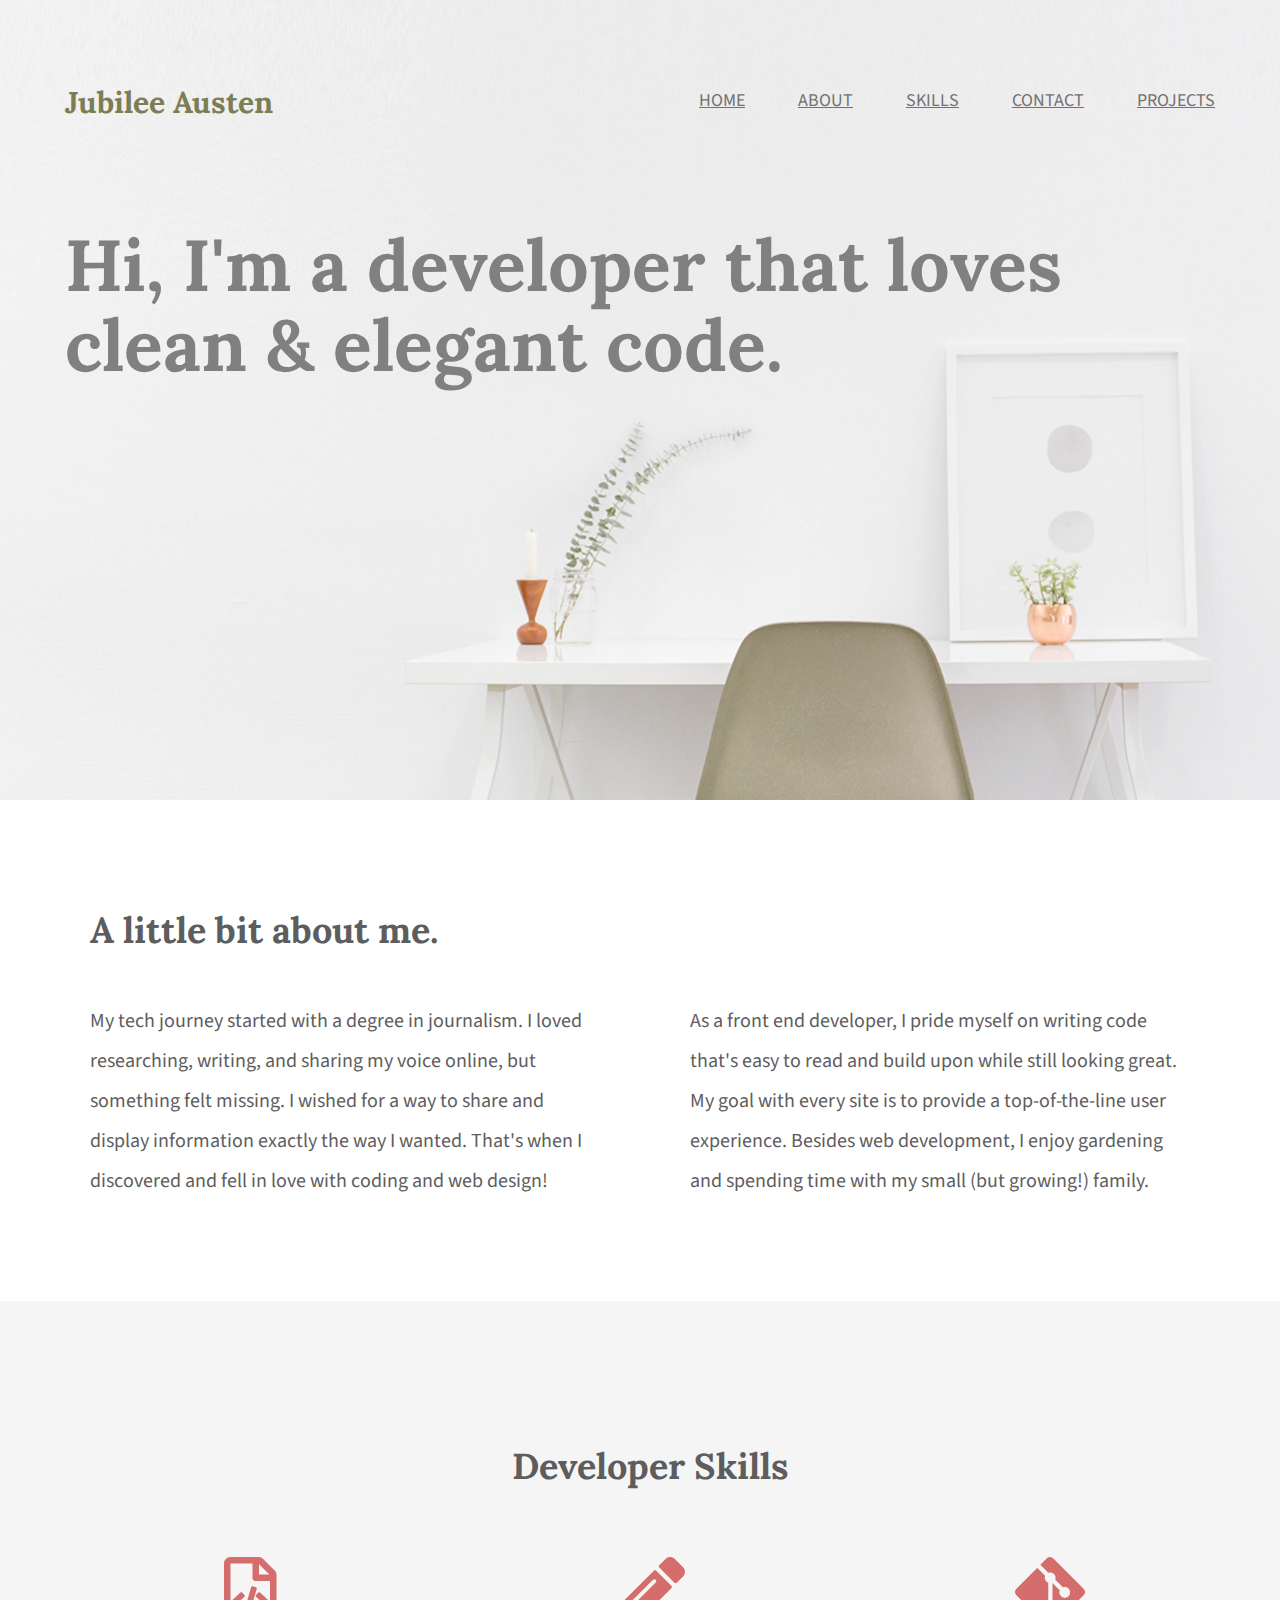
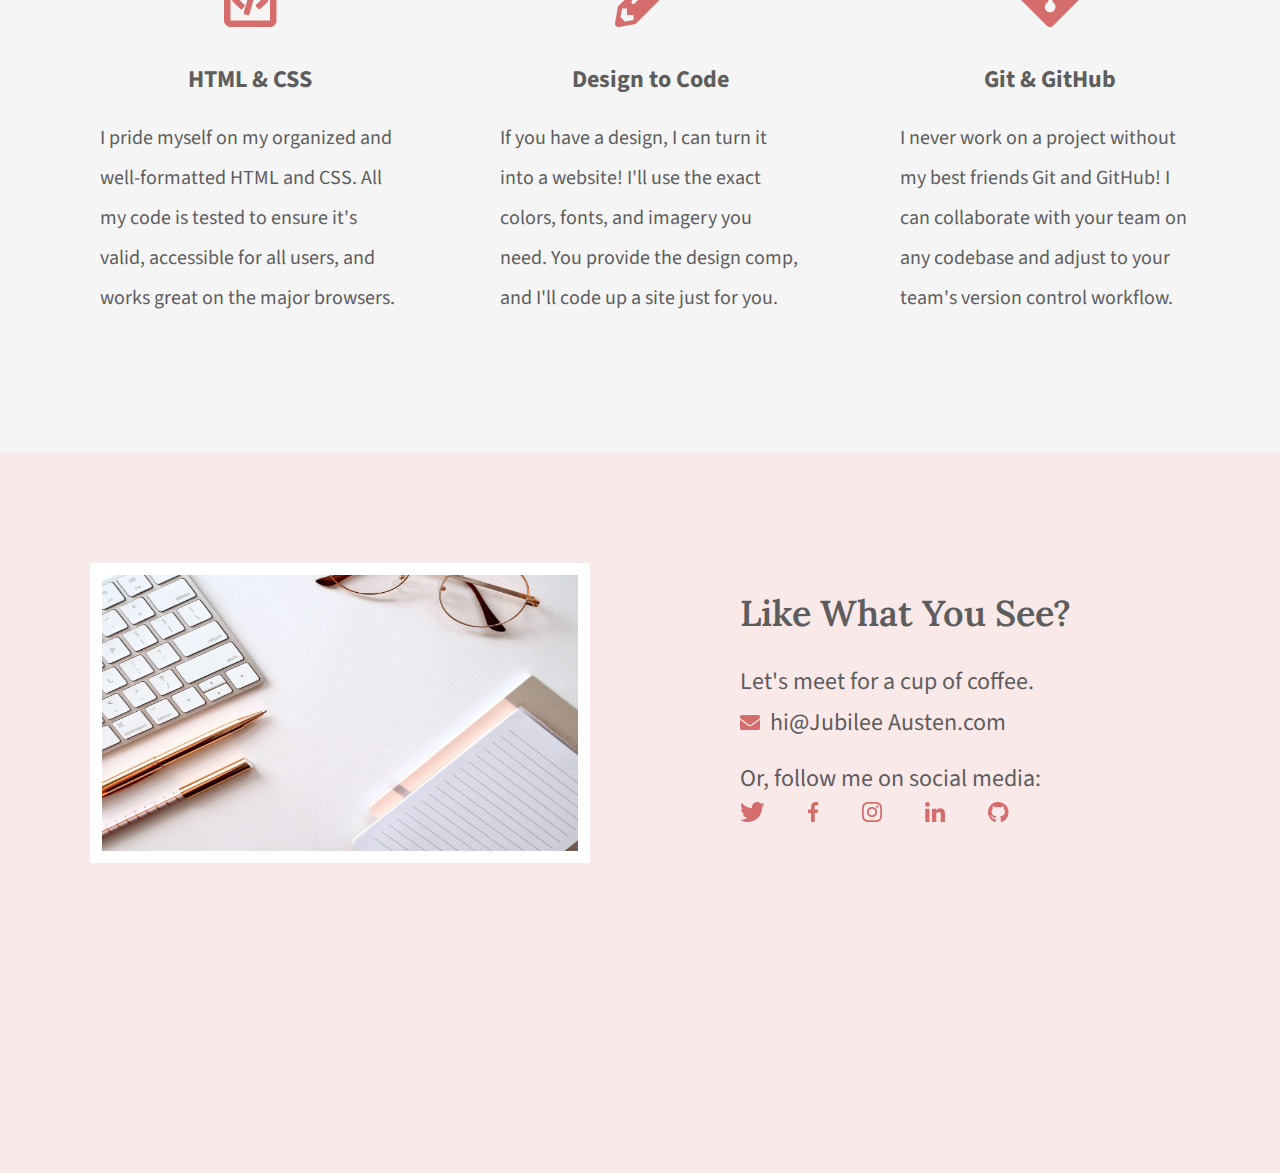
<file: index.html>
<!DOCTYPE html>
<html lang="en">

<head>
    <meta charset="UTF-8">
    <title>Jubilee Austen | Portfolio</title>
    <link rel="stylesheet" href="css/normalize.css">
    <link rel="stylesheet" href="css/main.css">
    <link rel="preconnect" href="https://fonts.googleapis.com">
    <link rel="preconnect" href="https://fonts.gstatic.com" crossorigin>
    <link href="https://fonts.googleapis.com/css2?family=Lora:wght@400;600;700&family=Source+Sans+3:wght@400;700&display=swap" rel="stylesheet">
</head>

<body>
    <header class="homepage-hero">
        <div class="content-wrapper">
            <h1>Jubilee Austen</h1>
            <nav>
                <ul>
                    <li><a href="#">home</a></li>
                    <li><a href="#about">about</a></li>
                    <li><a href="#skills">skills</a></li>
                    <li><a href="#contact">contact</a></li>
                    <li><a href="project/index.html">projects</a></li>
                </ul>
            </nav>
            <h2>Hi, I'm a developer that loves clean & elegant code.</h2>
        </div>
    </header>
    <main>
        <section id="about">
            <div class="content-wrapper">
                <h2>A little bit about me.</h2>
                <p>My tech journey started with a degree in journalism. I loved researching,
                    writing, and sharing my voice online, but something felt missing. I wished
                    for a way to share and display information exactly the way I wanted. That's
                    when I discovered and fell in love with coding and web design!</p>
                <p>As a front end developer, I pride myself on writing code that's easy to read
                    and build upon while still looking great. My goal with every site is to provide
                    a top-of-the-line user experience. Besides web development, I enjoy
                    gardening and spending time with my small (but growing!) family.</p>
            </div>
        </section>
        <section id="skills"> 
            <div class="content-wrapper">
                <h2>Developer Skills</h2>
                <div class="skill-list">
                    <img src="img/html-icon.png" alt="HTML icon">
                    <h3>HTML & CSS</h3>
                    <p>I pride myself on my organized and well-formatted HTML and CSS. All my
                        code is tested to ensure it's valid, accessible for all users, and works great
                        on the major browsers.
                    </p>
                </div>
                <div class="skill-list">
                    <img src="img/pencil-icon.png" alt="pencil icon">
                    <h3>Design to Code</h3>
                    <p>If you have a design, I can turn it into a website! I'll use the exact colors,
                        fonts, and imagery you need. You provide the design comp, and I'll code up
                        a site just for you.
                    </p>
                </div>
                <div class="skill-list">
                    <img src="img/git-icon.png" alt="git icon">
                    <h3>Git & GitHub</h3>
                    <p>I never work on a project without my best friends Git and GitHub! I can
                        collaborate with your team on any codebase and adjust to your team's
                        version control workflow.
                    </p>
                </div>
            </div>
        </section>
    </main>
    <footer id="contact">
        <div class="content-wrapper">
            <div class="contact-image">
                <img src="img/jess-bailey-q10VITrVYUM-unsplash.png" alt="organised work desk" id="contact-img"> 
            </div>
            <div class="contact-info">
                <h2>Like What You See?</h2>
                <h3 id="email-header">Let's meet for a cup of coffee.</h3>
                <a id="email-address" href="mailto:hi@JubileeAusten.com"><img id="email-icon" src="img/envelope.png" alt="email icon">hi@Jubilee Austen.com</a>
                <h3 id="socials-header">Or, follow me on social media:</h3>
                    <ul id="icons">
                        <li><a href="https://twitter.com/" target="_blank" rel="noopener noreferrer"><img
                                src="img/twitter.png" alt="twitter icon"></a></li>
                        <li><a href="https://www.facebook.com/" target="_blank" rel="noopener noreferrer"><img
                                src="img/facebook.png" alt="facebook icon"></a></li>
                        <li><a href="https://www.instagram.com/" target="_blank" rel="noopener noreferrer"><img
                                src="img/instagram.png" alt="instagram icon"></a></li>
                        <li><a href="https://www.linkedin.com/" target="_blank" rel="noopener noreferrer"><img
                                src="img/linkedin.png" alt="linkedin icon"></a></li>
                        <li><a href="https://github.com/" target="_blank" rel="noopener noreferrer"><img
                                src="img/github.png" alt="github icon"></a></li>
                    </ul>
                </div>
        </div>
    </footer>
</body>

</html>
</file>
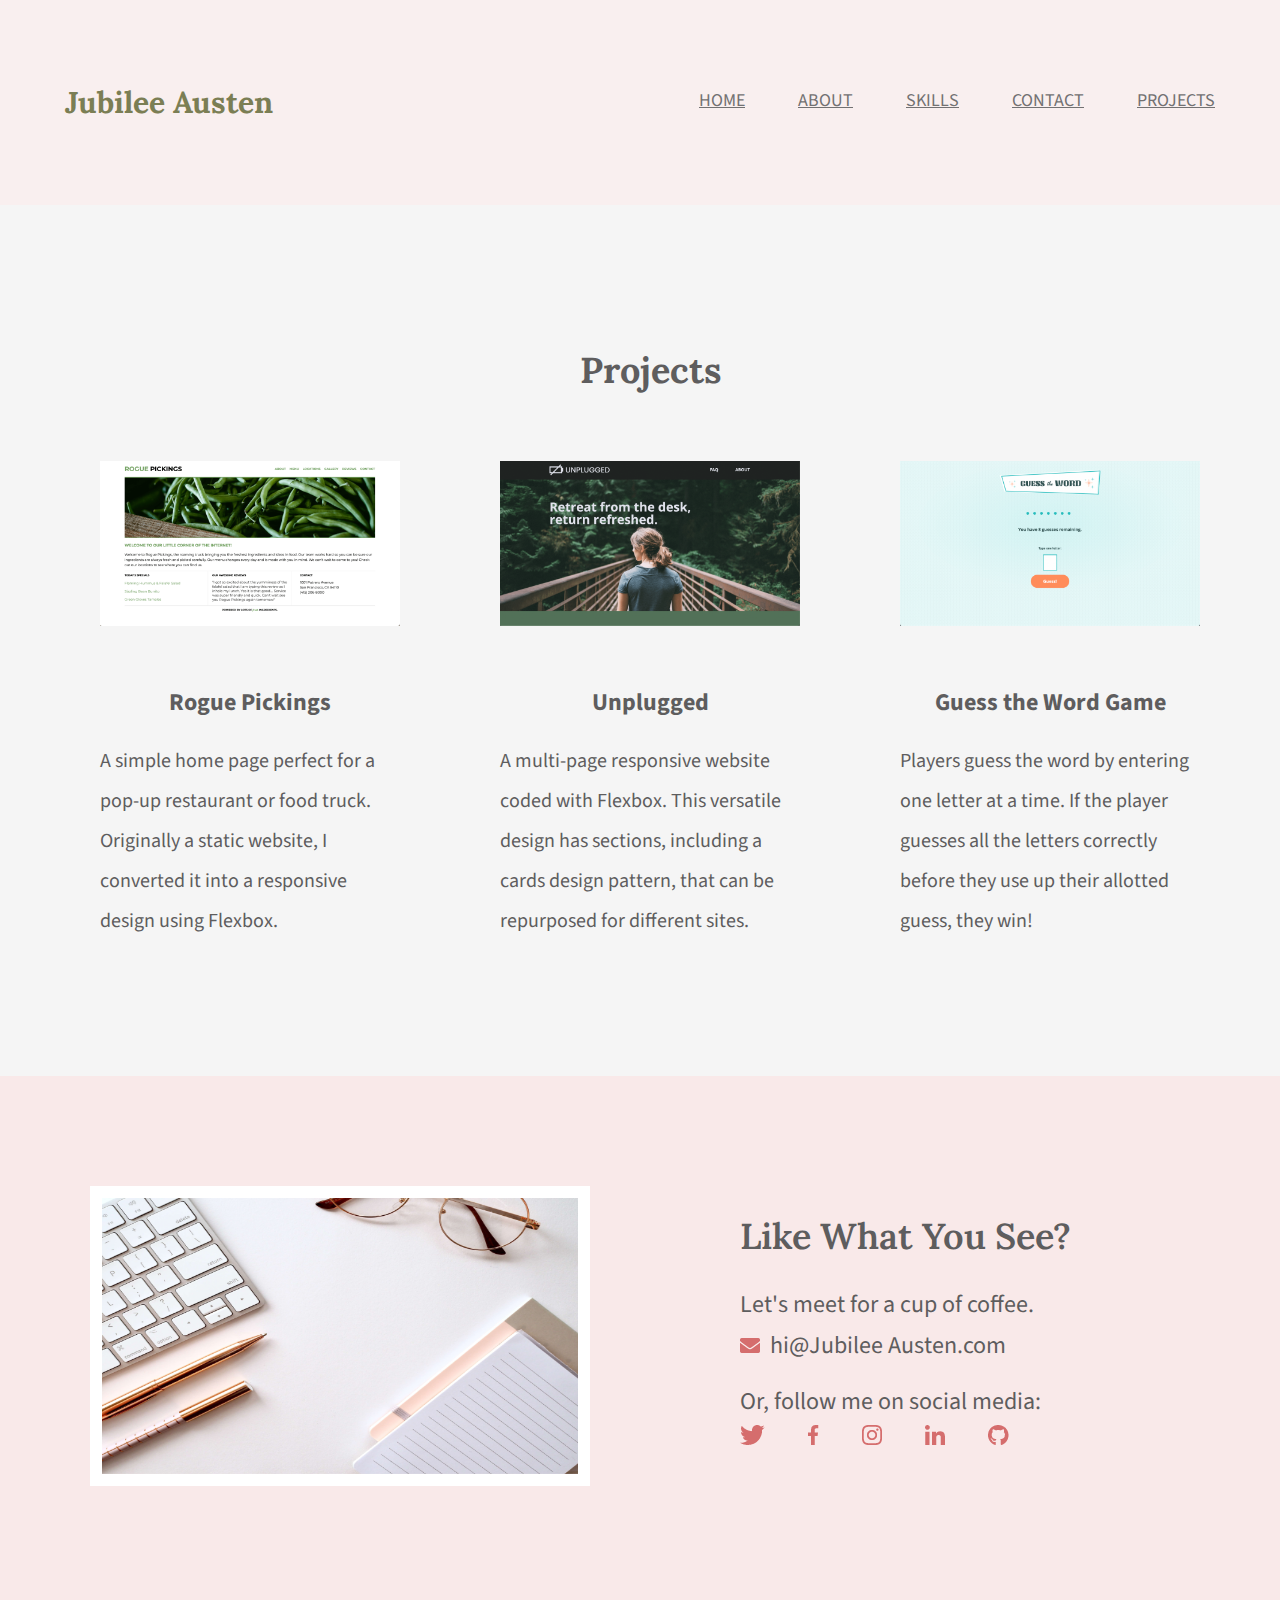
<file: project/index.html>
<!DOCTYPE html>
<html lang="en">

<head>
    <meta charset="UTF-8">
    <title>Projects | Jubilee Austen</title>
    <link rel="stylesheet" href="../css/normalize.css">
    <link rel="stylesheet" href="../css/main.css">
    <link rel="preconnect" href="https://fonts.googleapis.com">
    <link rel="preconnect" href="https://fonts.gstatic.com" crossorigin>
    <link href="https://fonts.googleapis.com/css2?family=Lora:wght@400;600;700&family=Source+Sans+3:wght@400;700&display=swap" rel="stylesheet">
</head>

<body>
    <header class="projects-header">
        <div class="content-wrapper">
            <h1>Jubilee Austen</h1>
            <nav>
                <ul>
                    <li><a href="../index.html">home</a></li>
                    <li><a href="../index.html#about">about</a></li>
                    <li><a href="../index.html#skills">skills</a></li>
                    <li><a href="../index.html#contact">contact</a></li>
                    <li><a href="#">projects</a></li>
                </ul>
            </nav>
        </div>
    </header>
    <main>
        <section id="projects"> 
            <div class="content-wrapper">
                <h2>Projects</h2>
                <div class="project-piece">
                    <a href="https://skillcrush.github.io/guess-the-word/" target="_blank"><img src="../img/rogue-pickings.png" alt="Rogue Pickings Website"></a>
                    <h3>Rogue Pickings</h3>
                    <p>A simple home page perfect for a pop-up restaurant or food truck. Originally a static website, I converted it into a responsive design using Flexbox.
                    </p>
                </div>
                <div class="project-piece">
                    <a href="https://skillcrush.github.io/206-unplugged_retreat/" target="_blank"><img src="../img/unplugged.png" alt="Unplugged Website"></a>
                    <h3>Unplugged</h3>
                    <p>A multi-page responsive website coded with Flexbox. This versatile design has sections, including a cards design pattern, that can be repurposed for different sites.
                    </p>
                </div>
                <div class="project-piece">
                    <a href="https://skillcrush.github.io/206-rogue_pickings/" target="_blank"><img src="../img/guess-the-word-game.png" alt="Guess the Word Game Website"></a>
                    <h3>Guess the Word Game</h3>
                    <p>Players guess the word by entering one letter at a time. If the player guesses all the letters correctly before they use up their allotted guess, they win!
                    </p>
                </div>
            </div>
        </section>
    </main>
    <footer id="contact">
        <div class="content-wrapper">
            <div class="contact-image">
                <img src="../img/jess-bailey-q10VITrVYUM-unsplash.png" alt="organised work desk" id="contact-img"> 
            </div>
            <div class="contact-info">
                <h2>Like What You See?</h2>
                <h3 id="email-header">Let's meet for a cup of coffee.</h3>
                <a id="email-address" href="mailto:hi@JubileeAusten.com"><img id="email-icon" src="../img/envelope.png" alt="email icon">hi@Jubilee Austen.com</a>
                <h3 id="socials-header">Or, follow me on social media:</h3>
                    <ul id="icons">
                        <li><a href="https://twitter.com/" target="_blank" rel="noopener noreferrer"><img
                                src="../img/twitter.png" alt="twitter icon"></a></li>
                        <li><a href="https://www.facebook.com/" target="_blank" rel="noopener noreferrer"><img
                                src="../img/facebook.png" alt="facebook icon"></a></li>
                        <li><a href="https://www.instagram.com/" target="_blank" rel="noopener noreferrer"><img
                                src="../img/instagram.png" alt="instagram icon"></a></li>
                        <li><a href="https://www.linkedin.com/" target="_blank" rel="noopener noreferrer"><img
                                src="../img/linkedin.png" alt="linkedin icon"></a></li>
                        <li><a href="https://github.com/" target="_blank" rel="noopener noreferrer"><img
                                src="../img/github.png" alt="github icon"></a></li>
                    </ul>
                </div>
        </div>
    </footer>
</body>

</html>
</file>
<file: css/main.css>
/****** Global Styles ******/
body {
    font-family: 'Source Sans 3', sans-serif;
    color: #5E5D5E;
}

.content-wrapper {
    width: 1200px;
    margin: 0 auto;
    overflow: auto;
}

/****** Header Styles ******/
.homepage-hero {
    background: url('../img/full-background.png'), #f9efef;
    background-size: cover;
    background-position: center;
    height: 800px;
}

header h1 {
    float: left;
    width: 300px;
    font-size: 30px;
    font-family: 'Lora', serif;
    color: #7B7E54;
    padding: 65px 0 65px 25px;
}

header nav {
    width: 800px;
    float: right;
    text-align: right;
    padding: 75px 25px 75px 0;
}

header nav ul li {
    display: inline-block;
}

header nav ul li a {
    text-transform: uppercase;
    font-weight: 400;
    color: #727172;
    font-size: 18px;
    padding-left: 50px;
}

header h2 {
    width: 1000px;
    clear: both;
    font-family: 'Lora', serif;
    font-size: 72px;
    line-height: 80px;
    color: #817F80;
    padding: 20px 0 20px 25px;
}

/****** About Styles ******/
#about .content-wrapper {
    padding: 80px 0;
}

#about h2 {
    font-family: 'Lora', serif;
    font-size: 36px;
    padding-left: 50px;
}

#about p {
    float: left;
    width: 500px;
    padding-left: 50px;
    padding-right: 50px;
    font-size: 20px;
    line-height: 40px;
}

/****** Skill Styles ******/
#skills {
    background-color: #F5F5F5;
    text-align: center;
}

#skills .content-wrapper {
    padding: 115px 50px;
}

#skills .skill-list {
    float: left;
    padding-right: 50px;
    padding-left: 50px;
    width: 300px;
}

#skills h2 {
    font-family: 'Lora', serif;
    font-size: 36px;
    padding-bottom: 40px;
}

#skills h3 {
    font-size: 24px;
    line-height: 36px;
    font-weight: 700;
    margin-top: 30px;
    margin-bottom: 20px;
}

#skills p {
    font-size: 20px;
    line-height: 40px;
    text-align: left;
}


/****** Contact Styles ******/
#contact {
    background-color: #F9E9E9;
}

#contact .content-wrapper {
    padding: 110px 0;
}

#contact .contact-image {
    float: left;
    width: 600px;
    height: 500px;
    margin-right: 100px;
}

#contact #contact-img {
    width: 500px;
    height: 300px;
    border: 12px solid white;
    margin: 0 50px;
    box-sizing: border-box;
}

#contact #contact-info {
    float: left;
    width: 600px;
    padding-left: 100px;
    box-sizing: border-box;
}

#contact h2 {
    font-weight: 600;
    font-family: 'Lora', serif;
    font-size: 36px;
    margin: 30px 0;
}

#contact h3 {
    font-size: 24px;
    line-height: 36px;
    font-weight: 400;
}

#contact #email-header {
    margin-bottom: 5px;
}

#contact #socials-header {
    margin: 20px 0 5px 0;
}

#contact #email-icon {
    padding-right: 10px;
}

#contact #email-address {
    font-size: 24px;
    line-height: 36px;
    color: #5e5d5e;
    text-decoration: none;
}

*#contact ul {
    margin-top: 0;
    padding-left: 0;
}

#contact ul li {
    display: inline-block;
}

#contact ul img {
    padding-right: 40px;
}

/****** Projects Page Styles ******/

/****** Projects Page Header Styles ******/
.projects-header{
  background-color: #f9efef;  
}

/****** Projects Page Projects Styles ******/
#projects {
    background-color: #F5F5F5;
    text-align: center;
}

#projects .content-wrapper {
    padding: 115px 50px;
}

#projects .project-piece {
    float: left;
    padding: 0 50px;
    width: 300px;
}

#projects h2 {
    font-family: 'Lora', serif;
    font-size: 36px;
    padding-bottom: 40px;
}

#projects img {
    width:300px;
    padding-bottom: 30px;
}
#projects h3 {
    font-size: 24px;
    line-height: 36px;
    font-weight: 700;
    margin-bottom: 20px;
}

#projects p {
    font-size: 20px;
    line-height: 40px;
    text-align: left;
}
</file>
